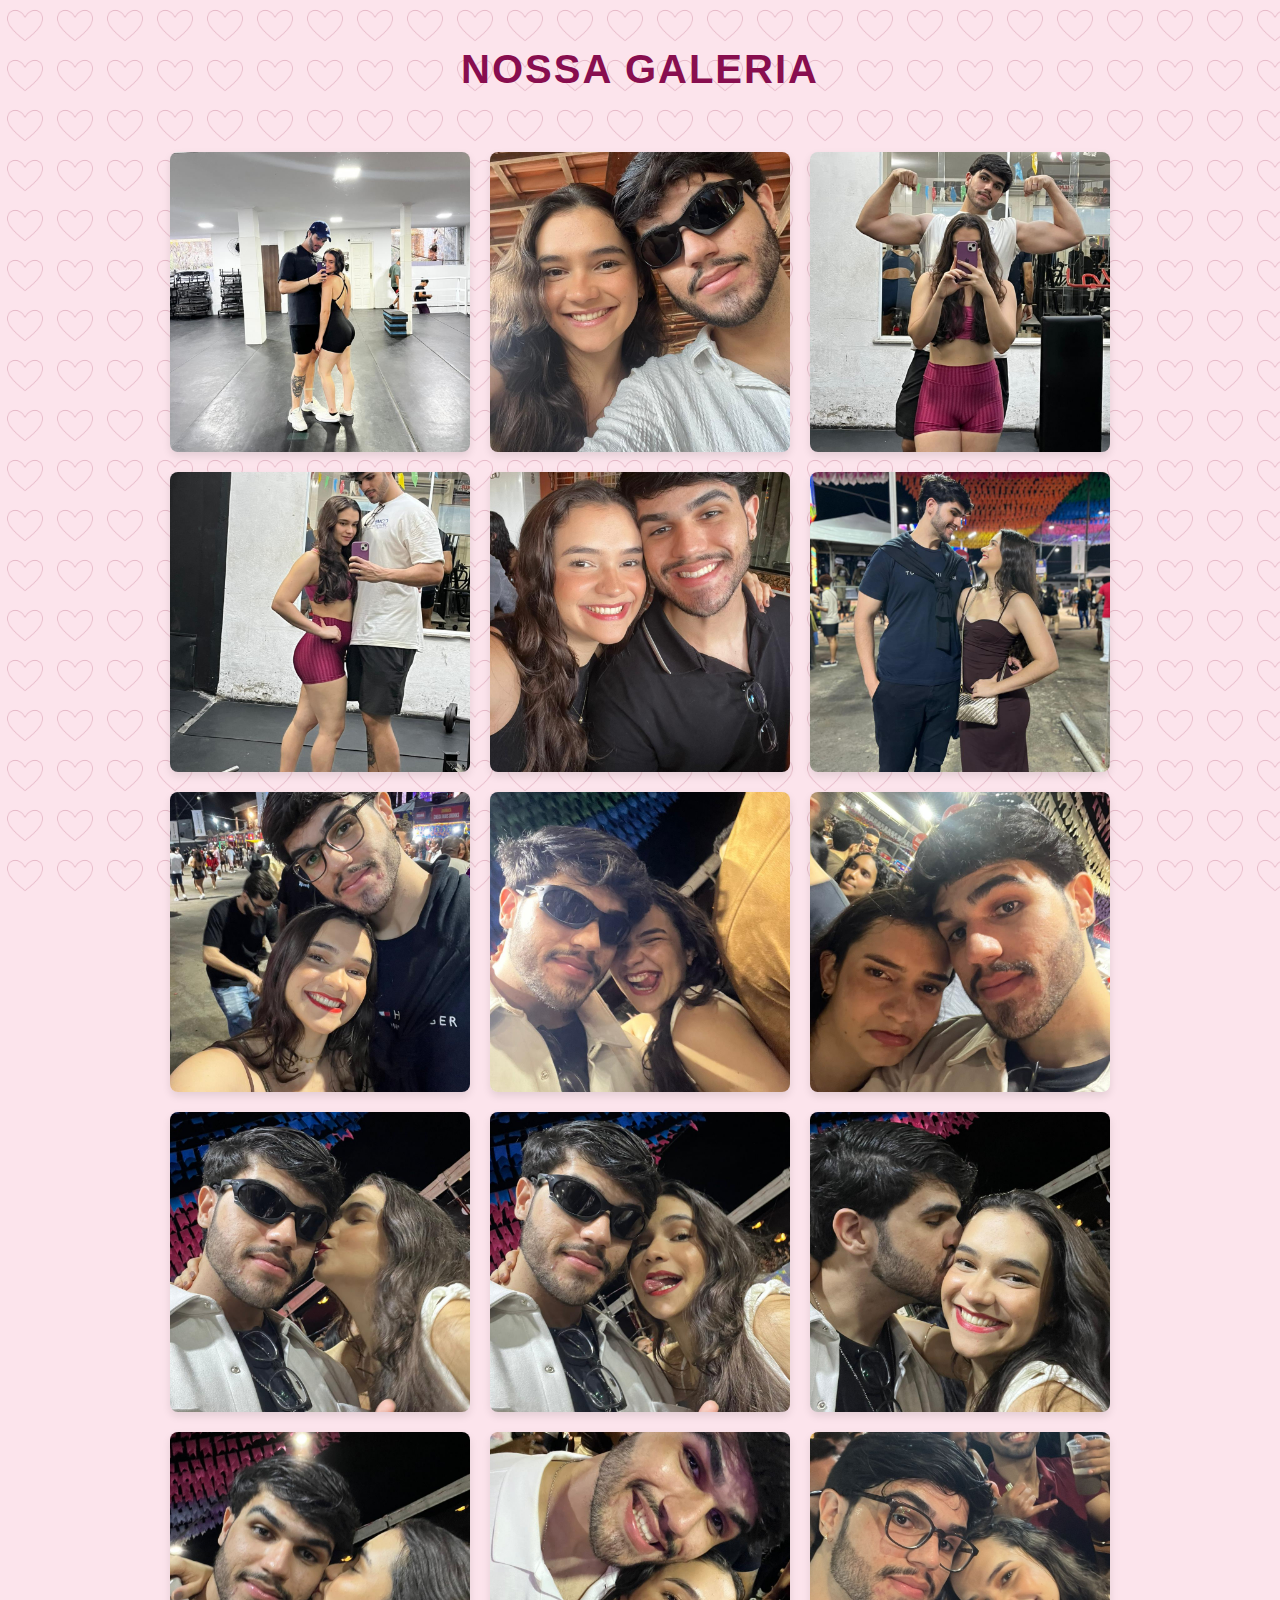
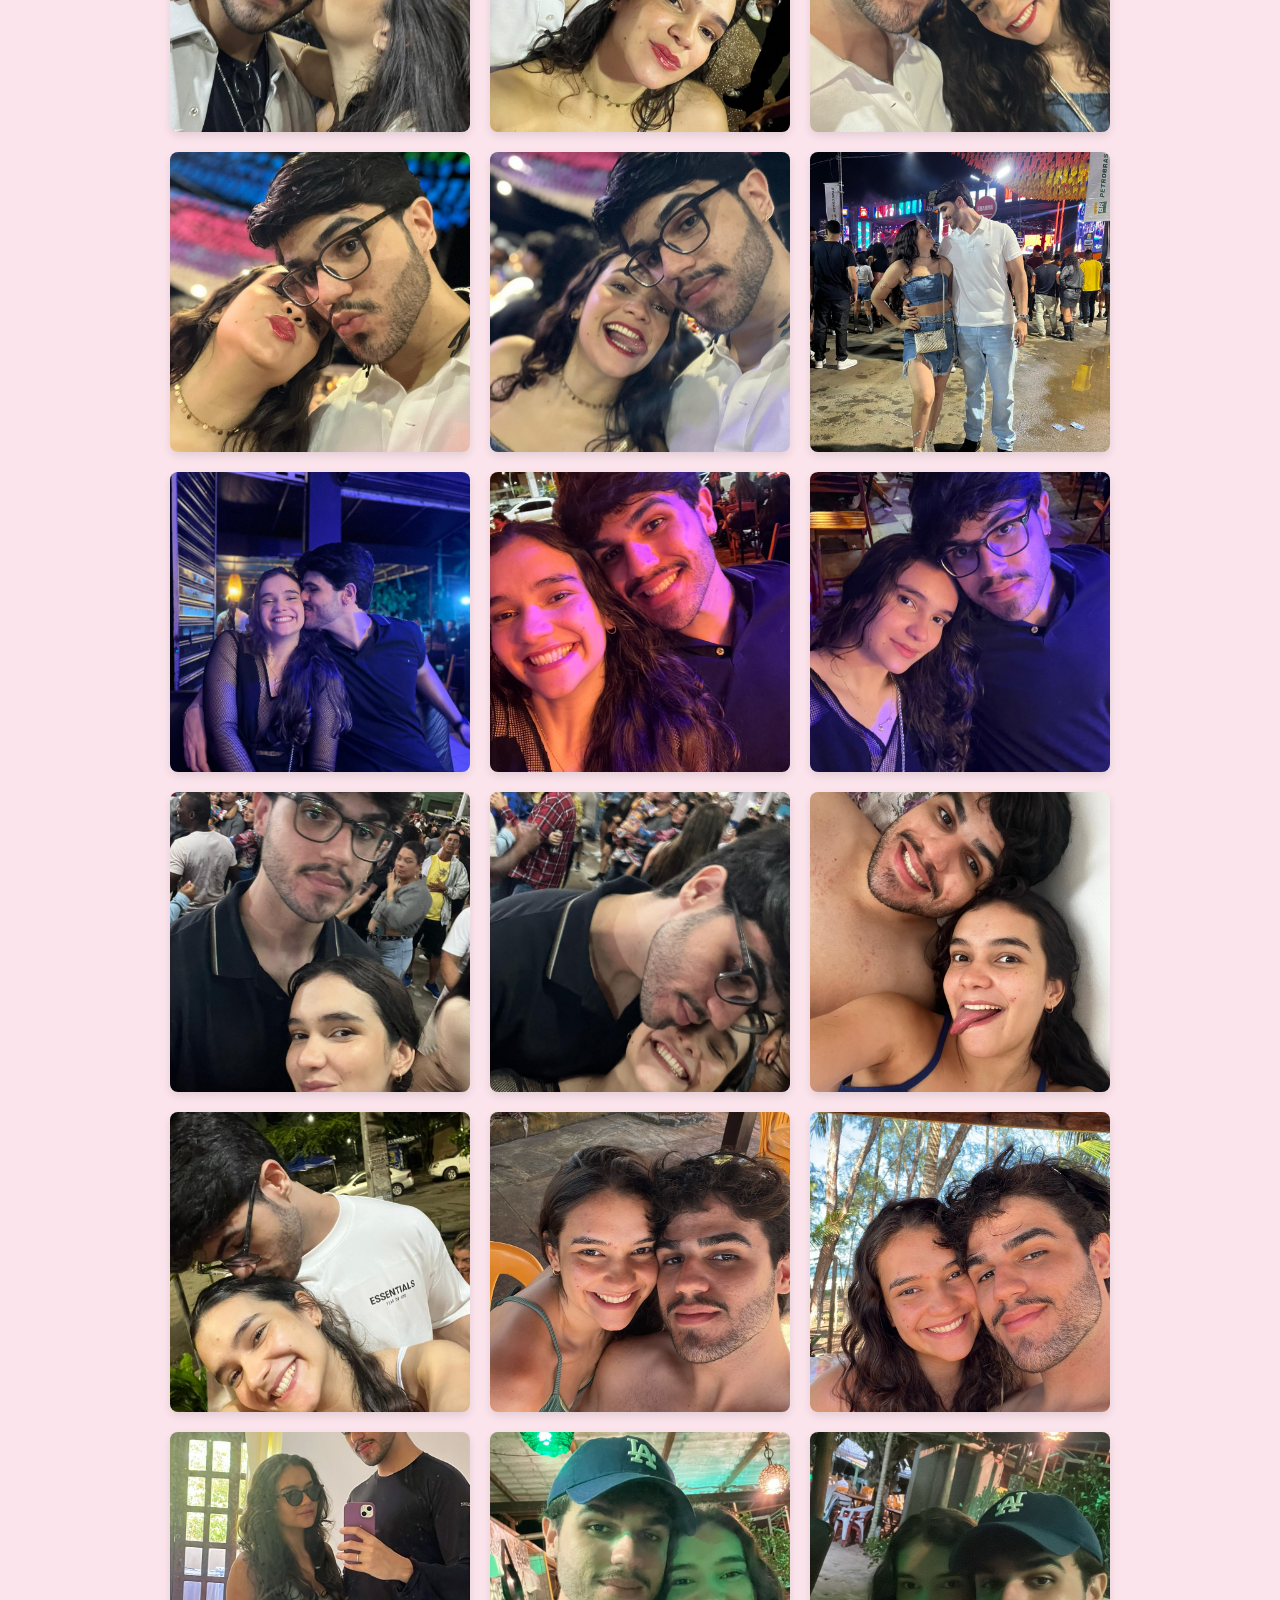
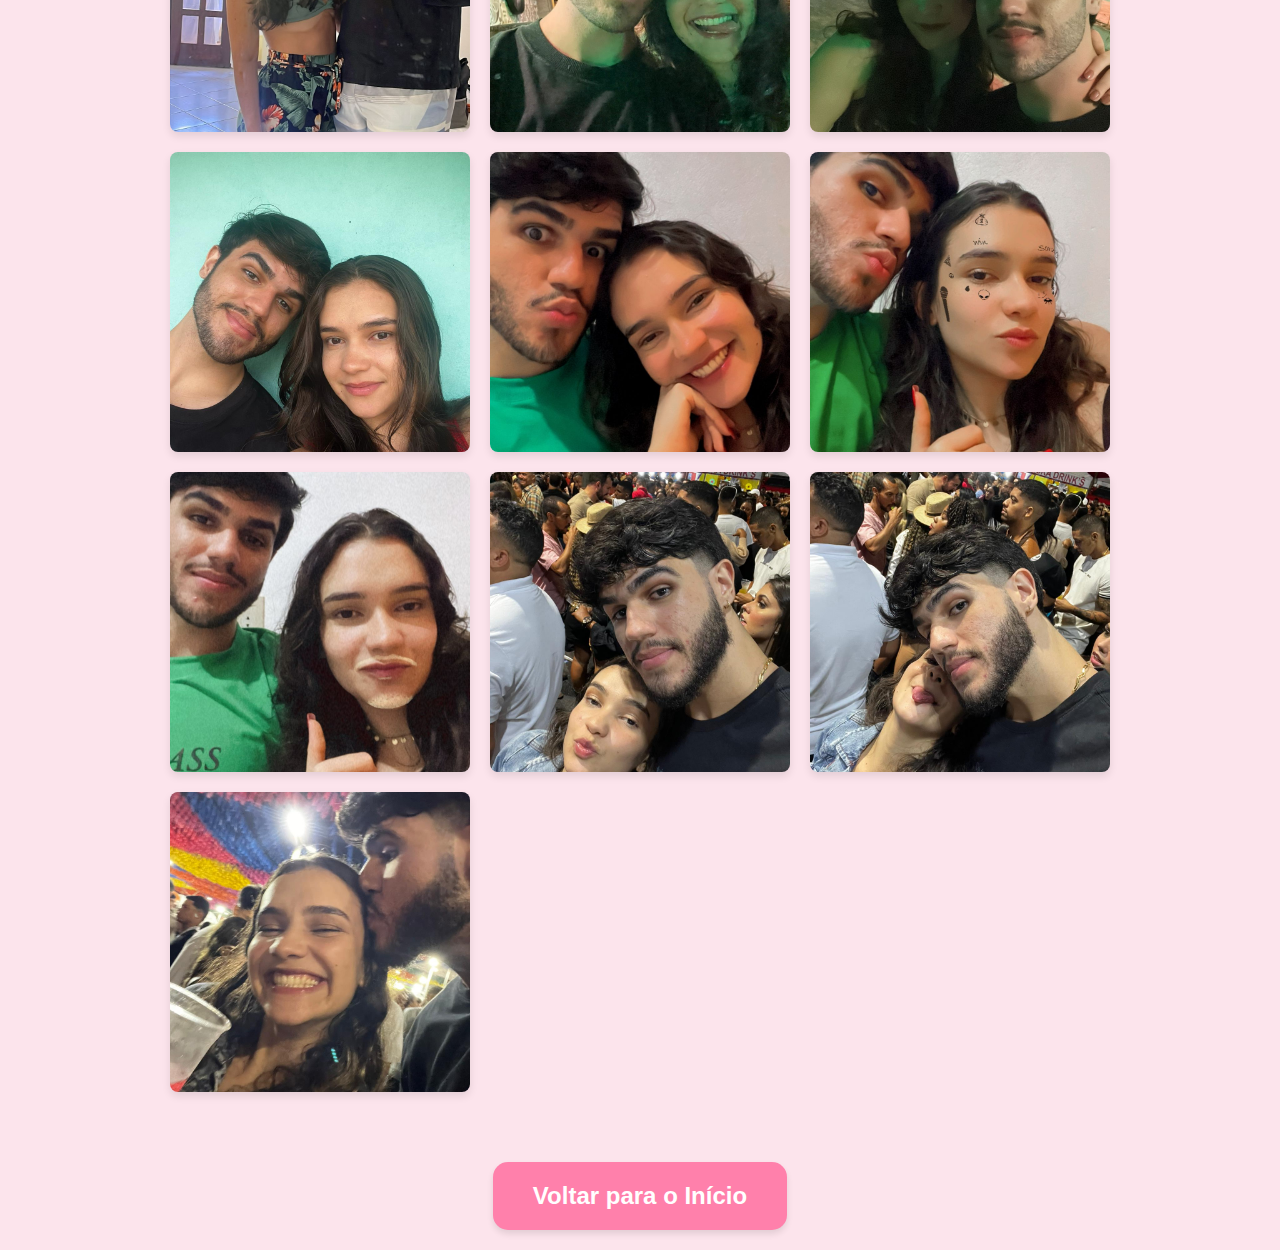
<file: FRONTEND/html/nossasFotos.html>
<!DOCTYPE html>
<html lang="pt-BR">
<head>
    <meta charset="UTF-8">
    <meta name="viewport" content="width=device-width, initial-scale=1.0">
    <title>Nossas Fotos</title>
    <link rel="stylesheet" href="../css/style.css">
    <style>
        /* Estilos específicos para a página de fotos */
        .gallery {
            display: grid;
            grid-template-columns: repeat(auto-fit, minmax(300px, 1fr)); /* 3 colunas ou mais em telas maiores */
            gap: 20px;
            padding: 20px;
            max-width: 1200px;
            margin: 0 auto;
        }

        .gallery img {
            width: 100%;
            height: 300px; /* Altura fixa para as imagens */
            object-fit: cover;
            border-radius: 8px;
            box-shadow: 0 4px 8px rgba(0, 0, 0, 0.1);
            transition: transform 0.3s ease;
        }

        .gallery img:hover {
            transform: scale(1.05);
        }
    </style>
</head>
<body>
    <header class="main-header">
        <h1>Nossa galeria</h1>
    </header>

    <div class="gallery">
        <img src="../images/foto1.jpg" alt="Imagem 1">
        <img src="../images/foto2.jpg" alt="Imagem 2">
        <img src="../images/foto3.jpg" alt="Imagem 3">
        <img src="../images/foto4.jpg" alt="Imagem 4">
        <img src="../images/foto5.jpg" alt="Imagem 5">
        <img src="../images/foto6.jpg" alt="Imagem 6">
        <img src="../images/foto7.jpg" alt="Imagem 7">
        <img src="../images/foto8.jpg" alt="Imagem 8">
        <img src="../images/foto9.jpg" alt="Imagem 9">
        <img src="../images/foto10.jpg" alt="Imagem 10">
        <img src="../images/foto11.jpg" alt="Imagem 11">
        <img src="../images/foto12.jpg" alt="Imagem 12">
        <img src="../images/foto13.jpg" alt="Imagem 13">
        <img src="../images/foto14.jpg" alt="Imagem 14">
        <img src="../images/foto15.jpg" alt="Imagem 15">
        <img src="../images/foto16.jpg" alt="Imagem 16">
        <img src="../images/foto17.jpg" alt="Imagem 17">
        <img src="../images/foto18.jpg" alt="Imagem 18">
        <img src="../images/foto19.jpg" alt="Imagem 19">
        <img src="../images/foto20.jpg" alt="Imagem 20">
        <img src="../images/foto21.jpg" alt="Imagem 21">
        <img src="../images/foto22.jpg" alt="Imagem 22">
        <img src="../images/foto23.jpg" alt="Imagem 23">
        <img src="../images/foto24.jpg" alt="Imagem 24">
        <img src="../images/foto25.jpg" alt="Imagem 25">
        <img src="../images/foto26.jpg" alt="Imagem 26">
        <img src="../images/foto27.jpg" alt="Imagem 27">
        <img src="../images/foto28.jpg" alt="Imagem 28">
        <img src="../images/foto29.jpg" alt="Imagem 29">
        <img src="../images/foto30.jpg" alt="Imagem 30">
        <img src="../images/foto31.jpg" alt="Imagem 31">
        <img src="../images/foto32.jpg" alt="Imagem 32">
        <img src="../images/foto33.jpg" alt="Imagem 33">
        <img src="../images/foto34.jpg" alt="Imagem 34">
        <img src="../images/foto35.jpg" alt="Imagem 35">
        <img src="../images/foto36.jpg" alt="Imagem 36">
        <img src="../images/foto37.jpg" alt="Imagem 37">
    </div>
    
    <a href="index.html" class="nav-button" style="margin-top: 50px;">Voltar para o Início</a>
</body>
</html>
</file>
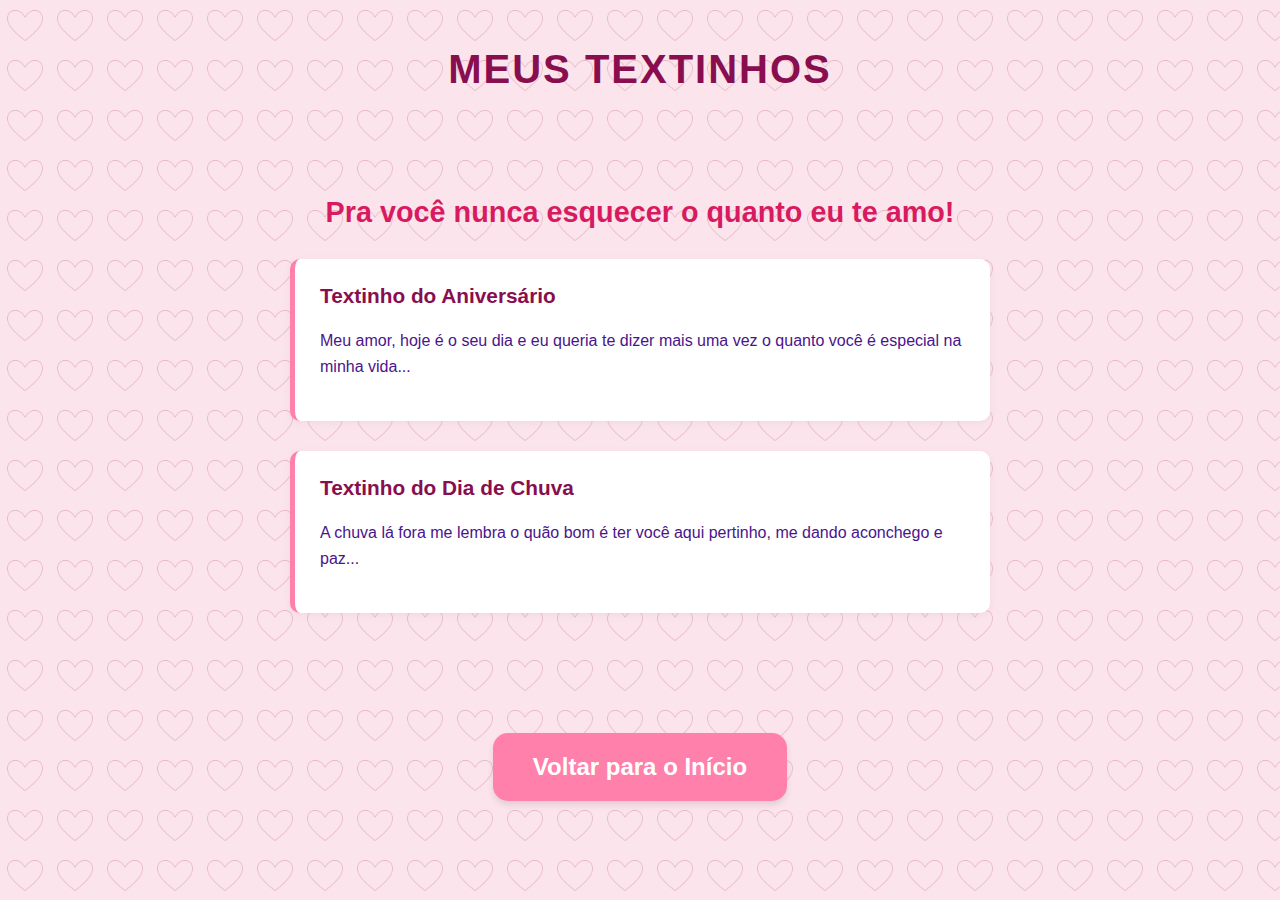
<file: FRONTEND/html/textos.html>
<!DOCTYPE html>
<html lang="pt-BR">
<head>
    <meta charset="UTF-8">
    <meta name="viewport" content="width=device-width, initial-scale=1.0">
    <title>Todos os textinhos que ja fiz pra o grande amor da minha vida!</title>
    <link rel="stylesheet" href="../css/style.css">
    <style>
        /* Estilos específicos para a página de textos */
        .texts-container {
            width: 90%;
            max-width: 700px;
            margin: 40px auto;
            text-align: left;
        }
        
        .texts-container h2 {
            font-size: 1.8em;
            color: #d81b60; /* Rosa mais intenso */
            margin-bottom: 30px;
            text-align: center;
        }

        .text-box {
            background-color: white;
            padding: 25px;
            margin-bottom: 30px;
            border-radius: 10px;
            box-shadow: 0 2px 10px rgba(0, 0, 0, 0.05);
            border-left: 5px solid #ff80ab;
        }

        .text-box h3 {
            color: #880e4f;
            margin-top: 0;
            font-size: 1.3em;
        }
        
        .text-box p {
            line-height: 1.6;
        }
    </style>
</head>
<body>
    <header class="main-header">
        <h1>Meus Textinhos</h1>
    </header>
    
    <div class="texts-container">
        <h2>Pra você nunca esquecer o quanto eu te amo!</h2> 
        
        <div class="text-box">
            <h3>Textinho do Aniversário</h3>
            <p>Meu amor, hoje é o seu dia e eu queria te dizer mais uma vez o quanto você é especial na minha vida...</p>
        </div>

        <div class="text-box">
            <h3>Textinho do Dia de Chuva</h3>
            <p>A chuva lá fora me lembra o quão bom é ter você aqui pertinho, me dando aconchego e paz...</p>
        </div>
        
        </div>
    
    <a href="index.html" class="nav-button" style="margin-top: 50px;">Voltar para o Início</a>
</body>
</html>
</file>
<file: FRONTEND/css/style.css>
/* ---------------------------------------------------- */
/* ESTILOS BASE (PADRÃO PARA DESKTOPS E TELAS GRANDES) */
/* ---------------------------------------------------- */

body {
    font-family: 'Arial', sans-serif;
    background-color: #fce4ec; 
    color: #4a148c; 
    text-align: center;
    margin: 0;
    padding: 20px;
    display: flex;
    flex-direction: column;
    align-items: center;
    background-image: url('../images/heart-icon2.png');
    background-repeat: repeat;
    background-size: 50px 50px;
    background-attachment: fixed;
}

/* Estilo do Título Principal */
.main-header h1 {
    font-size: 2.5em;
    margin-bottom: 40px;
    color: #880e4f; 
    text-transform: uppercase;
    letter-spacing: 2px;
    font-weight: 900;
}

/* Estilo da Seção de Botões */
.buttons-section {
    display: flex;
    gap: 30px; 
    margin-top: 50px; 
    margin-bottom: 20px; 
    justify-content: center;
}

/* Estilo dos Botões */
.nav-button {
    display: inline-block;
    padding: 20px 40px;
    font-size: 1.5em;
    font-weight: bold;
    text-decoration: none;
    color: white;
    background-color: #ff80ab;
    border-radius: 15px;
    transition: background-color 0.3s ease, transform 0.2s ease;
    box-shadow: 0 4px 6px rgba(0, 0, 0, 0.1);
}

.nav-button:hover {
    background-color: #ff4081;
    transform: translateY(-2px);
}

/* Estilo da Seção de Carrossel - O NOVO CONTAINER ROSA CLARO E ELEGANTE */
.carousel-section {
    width: 90%;
    max-width: 800px;
    margin-top: 0; 
    margin-bottom: 0;
    
    /* ESTILOS DO NOVO CONTAINER VISUAL */
    background-color: #fff0f5; /* Rosa Claro Suave (Blush) */
    padding: 30px; 
    border-radius: 20px; 
    box-shadow: 0 10px 20px rgba(0, 0, 0, 0.1); 
}

/* --- ESTILOS EMBLA CAROUSEL (LOOP E PEEK PADRÃO) --- */

.embla__viewport {
    overflow: hidden;
    min-height: 500px; 
}

.embla__container {
    display: flex;
    user-select: none;
}

.embla__slide {
    /* Desktop: 80% do viewport, cria o peek de 10% em cada lado */
    flex: 0 0 80%; 
    min-width: 0; 
    margin-left: 20px; /* Espaço entre as imagens no desktop */
}

.embla__slide:first-child {
    margin-left: 0;
}

.embla__slide__img {
    display: block;
    width: 100%; 
    height: 500px; /* Altura da imagem no desktop */
    max-height: 550px;
    object-fit: cover;
    border-radius: 10px; 
}

/* ---------------------------------------------------- */
/* ESTILOS DA GALERIA (TELA 2 - MOVEMOS PARA O CSS EXTERNO) */
/* ---------------------------------------------------- */

.gallery {
    display: grid;
    /* Padrão desktop: 3 colunas, mínimo de 300px */
    grid-template-columns: repeat(auto-fit, minmax(300px, 1fr)); 
    gap: 20px;
    padding: 20px;
    max-width: 1200px;
    margin: 0 auto;
}

.gallery img {
    width: 100%;
    height: 300px; /* Altura fixa para as imagens */
    object-fit: cover;
    border-radius: 8px;
    box-shadow: 0 4px 8px rgba(0, 0, 0, 0.1);
    transition: transform 0.3s ease;
}

.gallery img:hover {
    transform: scale(1.05);
}

/* ---------------------------------------------------- */
/* MEDIA QUERIES PARA RESPONSIVIDADE */
/* ---------------------------------------------------- */

/* --- 📱 CELULAR PEQUENO (Até 320px) --- */
@media (max-width: 320px) {
    /* Ajustes Gerais */
    body {
        padding: 10px;
    }
    .main-header h1 {
        font-size: 1.2em;
        margin-bottom: 20px;
        line-height: 1.2; /* Melhora a quebra de linha do título longo */
    }

    /* Botões */
    .buttons-section {
        flex-direction: column; 
        gap: 10px; 
        margin-top: 20px; 
    }
    .nav-button {
        padding: 10px 20px;
        font-size: 1.0em;
        width: 80%; /* Ajuste para ter um pequeno respiro */
        margin: 0 auto;
    }

    /* Carrossel (Embla) - Tela 1 */
    .carousel-section {
        width: 100%;
        padding: 15px;
    }
    .embla__viewport {
        min-height: 250px; /* Redução de altura */
    }
    .embla__slide {
        flex: 0 0 95%; /* Quase ocupa a tela toda */
        margin-left: 5px;
    }
    .embla__slide__img {
        height: 250px; /* Altura menor para telas muito pequenas */
    }

    /* GALERIA DE FOTOS (Tela 2) - UMA COLUNA */
    .gallery {
        grid-template-columns: 1fr; /* Força 1 coluna em 320px */
        padding: 10px;
    }
    .gallery img {
        height: 250px; /* Altura ajustada */
    }
}

/* --- 📱 CELULAR INTERMEDIÁRIO (Até 576px) --- */
@media (max-width: 576px) {
    /* Ajustes Gerais */
    .main-header h1 {
        font-size: 1.5em;
        margin-bottom: 30px;
        line-height: 1.3;
    }

    /* Botões */
    .buttons-section {
        flex-direction: column; 
        gap: 15px; 
        margin-top: 30px; 
    }
    .nav-button {
        padding: 15px 30px;
        font-size: 1.2em;
        width: 80%; 
        margin: 0 auto;
    }

    /* Carrossel (Embla) - Tela 1 */
    .carousel-section {
        width: 100%;
        max-width: none;
        padding: 20px;
    }
    .embla__viewport {
        min-height: 350px;
    }
    .embla__slide {
        flex: 0 0 85%; /* Peek padrão para celular */
        margin-left: 10px;
    }
    .embla__slide__img {
        height: 350px;
        max-height: 400px;
    }
    
    /* GALERIA DE FOTOS (Tela 2) - UMA COLUNA */
    /* Sobrescreve o max-width: 320px, mas mantém 1 coluna. */
    .gallery {
        grid-template-columns: 1fr; /* Força 1 coluna */
        padding: 15px;
    }
    .gallery img {
        height: 300px;
    }
}

/* --- 💻 TABLET (Entre 577px e 768px) --- */
@media (min-width: 577px) and (max-width: 768px) {
    /* Ajustes Gerais */
    .main-header h1 {
        font-size: 2.0em;
    }
    
    /* Botões */
    .buttons-section {
        gap: 20px;
    }
    .nav-button {
        padding: 18px 35px;
        font-size: 1.3em;
    }

    /* Carrossel (Embla) - Tela 1 */
    .carousel-section {
        width: 95%;
        max-width: 760px;
        padding: 25px;
    }
    .embla__viewport {
        min-height: 400px; /* Altura ajustada */
    }
    .embla__slide {
        flex: 0 0 75%; /* Mais peek em tablet */
        margin-left: 15px;
    }
    .embla__slide__img {
        height: 400px;
        max-height: 450px;
    }
    
    /* GALERIA DE FOTOS (Tela 2) - DUAS COLUNAS */
    .gallery {
        grid-template-columns: repeat(2, 1fr); /* Duas colunas em tablets */
        gap: 15px;
        padding: 20px;
    }
    .gallery img {
        height: 250px; /* Altura ajustada para 2 colunas */
    }
}
</file>
